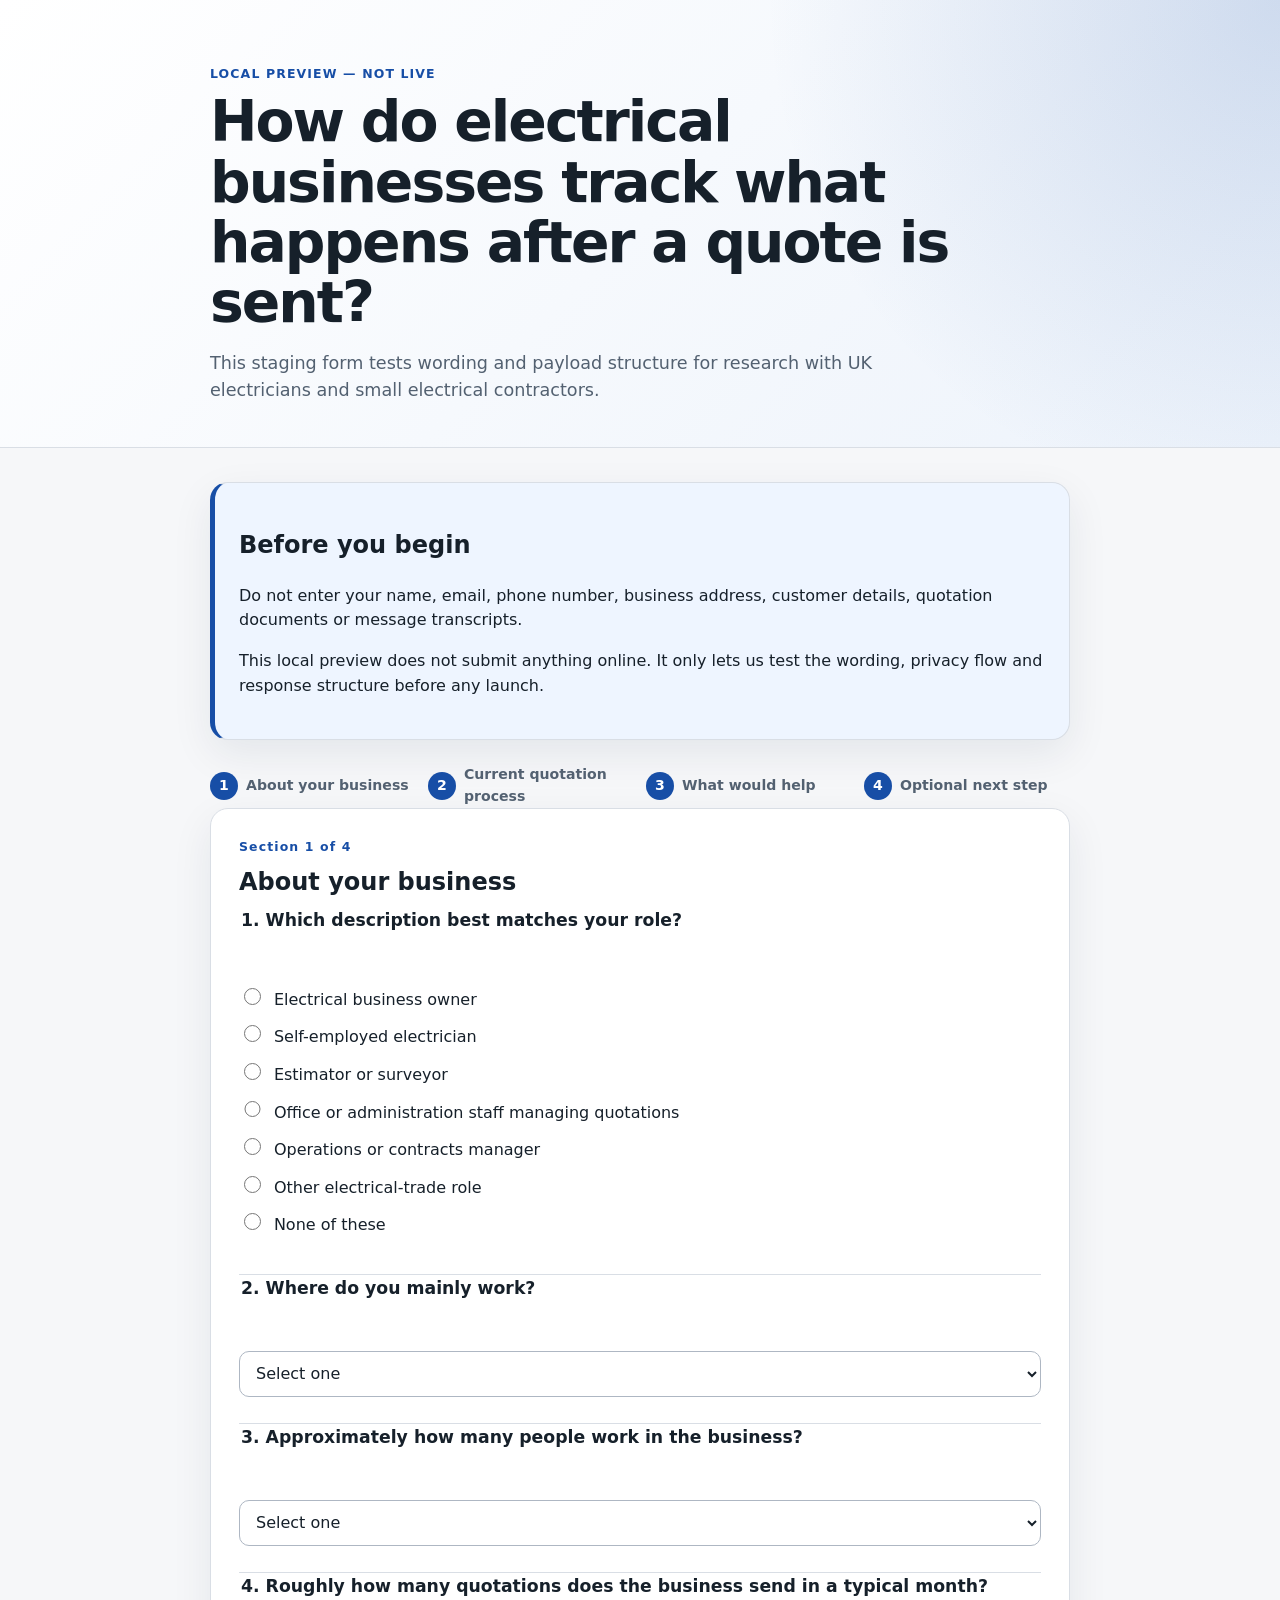
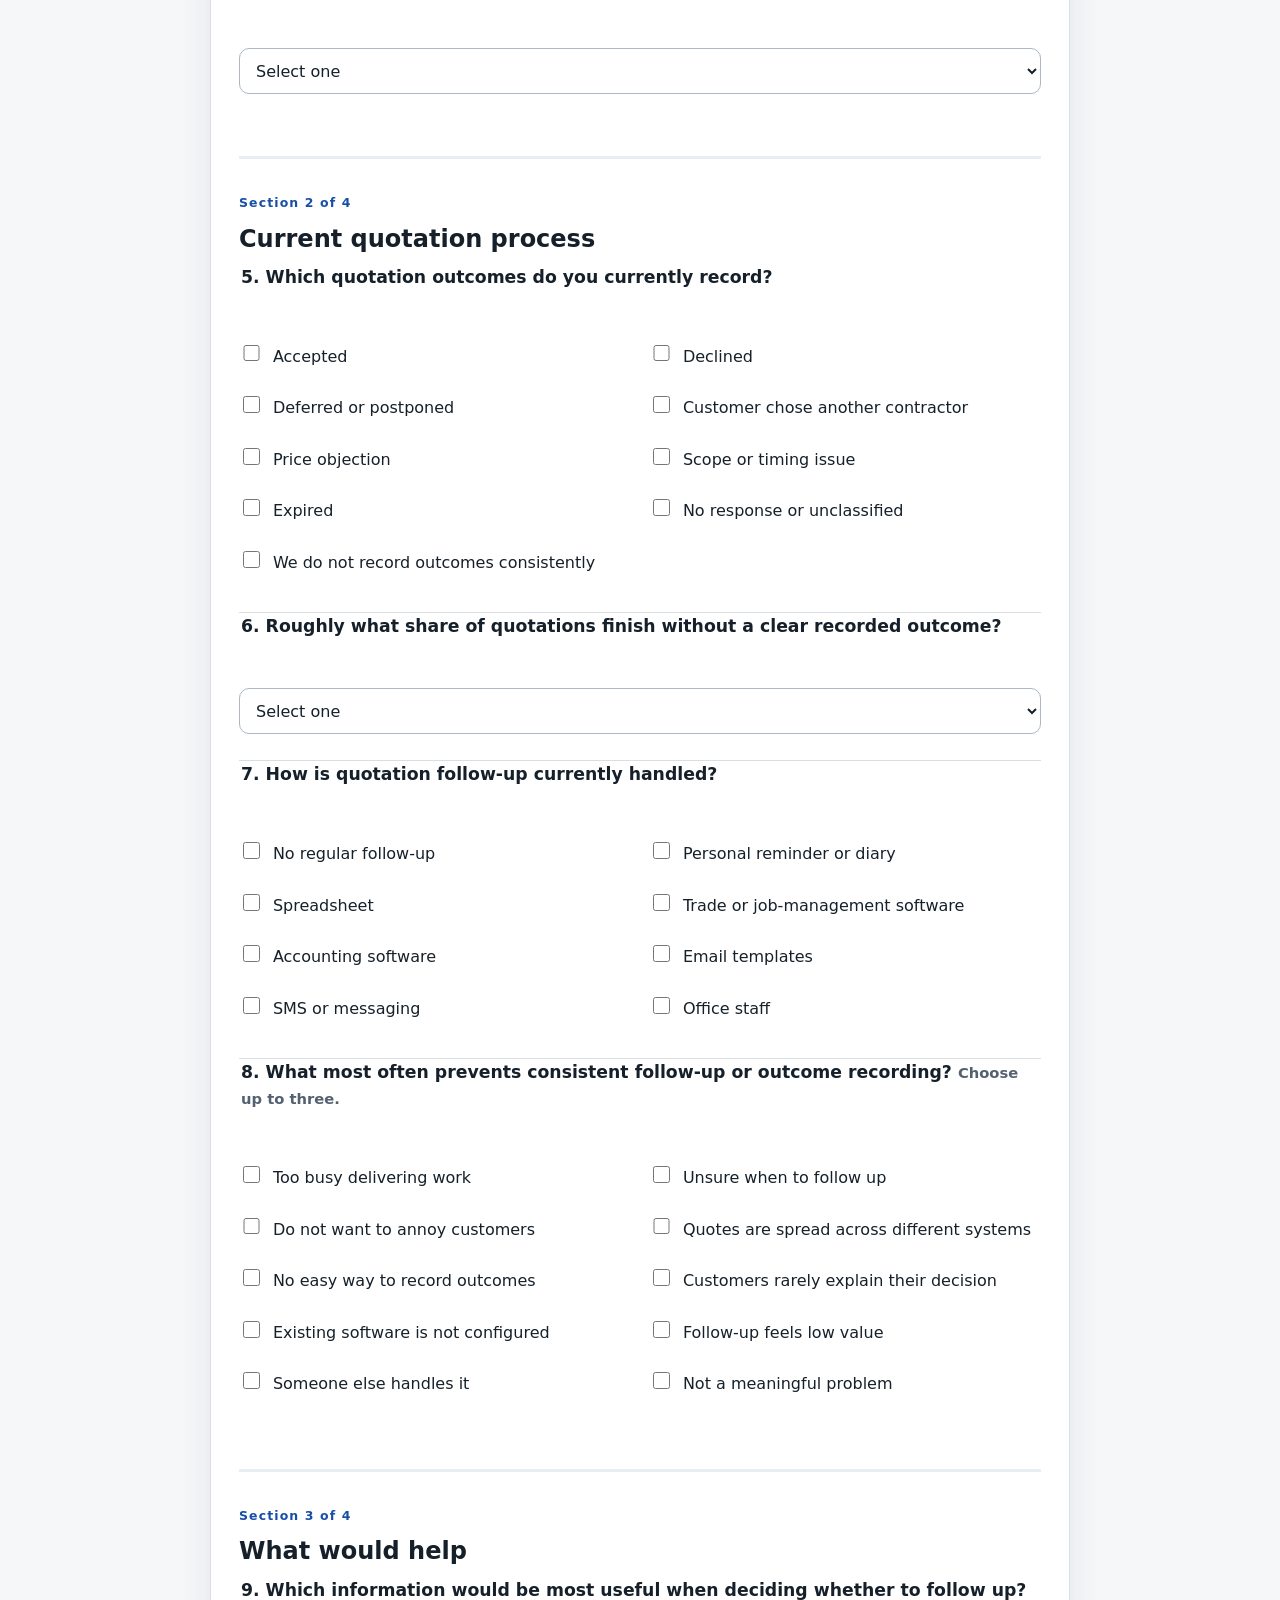
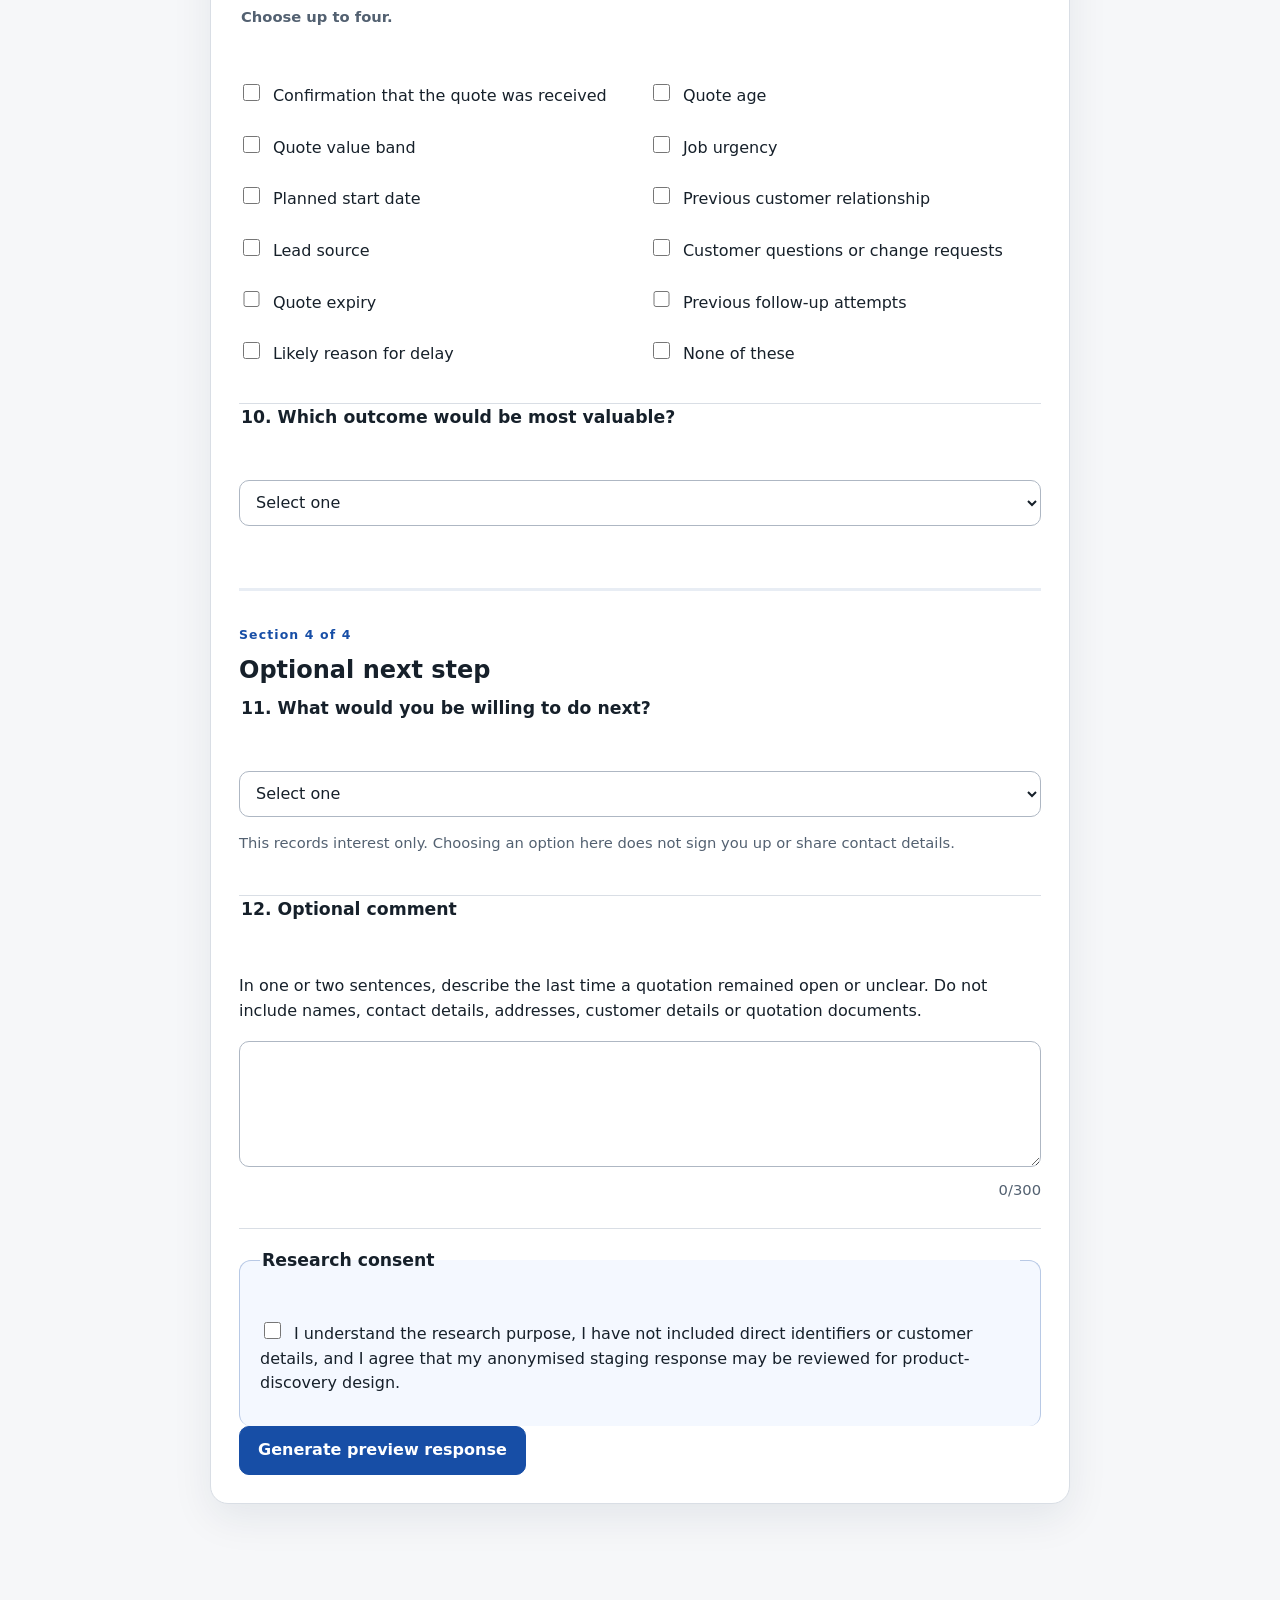
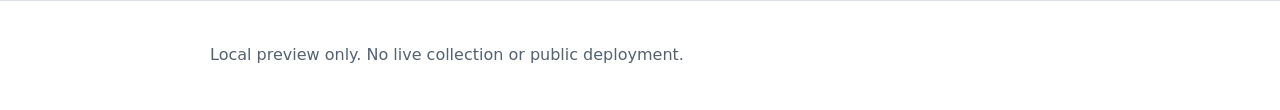
<file: sandbox/eop_0001_form_staging/index.html>
<!doctype html>
<html lang="en-GB">
<head>
  <meta charset="utf-8">
  <meta name="viewport" content="width=device-width, initial-scale=1">
  <meta
    http-equiv="Content-Security-Policy"
    content="default-src 'self'; script-src 'self'; style-src 'self'; img-src 'self' data:; connect-src 'none'; form-action 'none'; base-uri 'none'; frame-ancestors 'none'; object-src 'none'"
  >
  <meta name="referrer" content="no-referrer">
  <title>Electrical Quote Outcome Research — Staging</title>
  <link rel="stylesheet" href="assets/styles.css">
</head>
<body>
  <header class="site-header">
    <div class="shell">
      <p class="eyebrow">LOCAL PREVIEW — NOT LIVE</p>
      <h1>How do electrical businesses track what happens after a quote is sent?</h1>
      <p class="lede">
        This staging form tests wording and payload structure for research with
        UK electricians and small electrical contractors.
      </p>
    </div>
  </header>

  <main class="shell">
    <section class="notice" aria-labelledby="privacy-heading">
      <h2 id="privacy-heading">Before you begin</h2>
      <p>
        Do not enter your name, email, phone number, business address, customer
        details, quotation documents or message transcripts.
      </p>
      <p>
        This local preview does not submit anything online. It only lets us test
        the wording, privacy flow and response structure before any launch.
      </p>
    </section>


    <nav class="progress" aria-label="Research form sections">
      <ol>
        <li><span>1</span><strong>About your business</strong></li>
        <li><span>2</span><strong>Current quotation process</strong></li>
        <li><span>3</span><strong>What would help</strong></li>
        <li><span>4</span><strong>Optional next step</strong></li>
      </ol>
    </nav>

    <form id="research-form" novalidate>
      <input type="hidden" id="campaign-id" value="EOP-0001-FPV-20260805">
      <input type="hidden" id="question-set-version" value="EOP-0001-QS-0.2">
      <input type="hidden" id="consent-version" value="EOP-0001-CONSENT-0.2">

      <section class="form-section" aria-labelledby="section-business">
        <div class="section-heading">
          <p class="section-kicker">Section 1 of 4</p>
          <h2 id="section-business">About your business</h2>
        </div>

      <fieldset>
        <legend>1. Which description best matches your role?</legend>
        <label><input type="radio" name="participant_role" value="electrical_business_owner" required> Electrical business owner</label>
        <label><input type="radio" name="participant_role" value="self_employed_electrician"> Self-employed electrician</label>
        <label><input type="radio" name="participant_role" value="estimator_or_surveyor"> Estimator or surveyor</label>
        <label><input type="radio" name="participant_role" value="quotation_administrator"> Office or administration staff managing quotations</label>
        <label><input type="radio" name="participant_role" value="operations_or_contracts_manager"> Operations or contracts manager</label>
        <label><input type="radio" name="participant_role" value="other_electrical_trade_role"> Other electrical-trade role</label>
        <label><input type="radio" name="participant_role" value="not_target_market"> None of these</label>
      </fieldset>

      <fieldset>
        <legend>2. Where do you mainly work?</legend>
        <select id="uk-region" required>
          <option value="">Select one</option>
          <option value="england">England</option>
          <option value="scotland">Scotland</option>
          <option value="wales">Wales</option>
          <option value="northern_ireland">Northern Ireland</option>
          <option value="multiple_uk_nations">Across multiple UK nations</option>
          <option value="outside_uk">Outside the UK</option>
        </select>
      </fieldset>

      <fieldset>
        <legend>3. Approximately how many people work in the business?</legend>
        <select id="business-size" required>
          <option value="">Select one</option>
          <option value="1">1</option>
          <option value="2_4">2–4</option>
          <option value="5_9">5–9</option>
          <option value="10_19">10–19</option>
          <option value="20_plus">20 or more</option>
          <option value="prefer_not_to_say">Prefer not to say</option>
        </select>
      </fieldset>

      <fieldset>
        <legend>4. Roughly how many quotations does the business send in a typical month?</legend>
        <select id="monthly-quotes" required>
          <option value="">Select one</option>
          <option value="0_4">0–4</option>
          <option value="5_10">5–10</option>
          <option value="11_25">11–25</option>
          <option value="26_50">26–50</option>
          <option value="more_than_50">More than 50</option>
          <option value="unsure">Unsure</option>
        </select>
      </fieldset>

      </section>

      <section class="form-section" aria-labelledby="section-process">
        <div class="section-heading">
          <p class="section-kicker">Section 2 of 4</p>
          <h2 id="section-process">Current quotation process</h2>
        </div>

      <fieldset>
        <legend>5. Which quotation outcomes do you currently record?</legend>
        <div class="check-grid" data-group="recorded_outcomes">
          <label><input type="checkbox" value="accepted"> Accepted</label>
          <label><input type="checkbox" value="declined"> Declined</label>
          <label><input type="checkbox" value="deferred"> Deferred or postponed</label>
          <label><input type="checkbox" value="another_contractor"> Customer chose another contractor</label>
          <label><input type="checkbox" value="price_objection"> Price objection</label>
          <label><input type="checkbox" value="scope_or_timing"> Scope or timing issue</label>
          <label><input type="checkbox" value="expired"> Expired</label>
          <label><input type="checkbox" value="unclassified"> No response or unclassified</label>
          <label><input type="checkbox" value="not_consistent"> We do not record outcomes consistently</label>
        </div>
      </fieldset>

      <fieldset>
        <legend>6. Roughly what share of quotations finish without a clear recorded outcome?</legend>
        <select id="unclassified-share" required>
          <option value="">Select one</option>
          <option value="none">None</option>
          <option value="under_10">Less than 10%</option>
          <option value="10_24">10–24%</option>
          <option value="25_49">25–49%</option>
          <option value="50_plus">Half or more</option>
          <option value="unsure">Unsure</option>
        </select>
      </fieldset>

      <fieldset>
        <legend>7. How is quotation follow-up currently handled?</legend>
        <div class="check-grid exclusive-group" data-group="follow_up_methods" data-exclusive-value="none">
          <label><input type="checkbox" value="none"> No regular follow-up</label>
          <label><input type="checkbox" value="diary"> Personal reminder or diary</label>
          <label><input type="checkbox" value="spreadsheet"> Spreadsheet</label>
          <label><input type="checkbox" value="trade_software"> Trade or job-management software</label>
          <label><input type="checkbox" value="accounting_software"> Accounting software</label>
          <label><input type="checkbox" value="email_templates"> Email templates</label>
          <label><input type="checkbox" value="sms_or_messaging"> SMS or messaging</label>
          <label><input type="checkbox" value="office_staff"> Office staff</label>
        </div>
      </fieldset>

      <fieldset>
        <legend>8. What most often prevents consistent follow-up or outcome recording? <span class="hint">Choose up to three.</span></legend>
        <div class="check-grid limited-group exclusive-group" data-group="barriers" data-limit="3" data-exclusive-value="not_a_problem">
          <label><input type="checkbox" value="busy_delivering_work"> Too busy delivering work</label>
          <label><input type="checkbox" value="unsure_when"> Unsure when to follow up</label>
          <label><input type="checkbox" value="avoid_annoying"> Do not want to annoy customers</label>
          <label><input type="checkbox" value="fragmented_systems"> Quotes are spread across different systems</label>
          <label><input type="checkbox" value="recording_difficult"> No easy way to record outcomes</label>
          <label><input type="checkbox" value="customers_do_not_explain"> Customers rarely explain their decision</label>
          <label><input type="checkbox" value="software_not_configured"> Existing software is not configured</label>
          <label><input type="checkbox" value="low_value"> Follow-up feels low value</label>
          <label><input type="checkbox" value="someone_else"> Someone else handles it</label>
          <label><input type="checkbox" value="not_a_problem"> Not a meaningful problem</label>
        </div>
      </fieldset>

      </section>

      <section class="form-section" aria-labelledby="section-help">
        <div class="section-heading">
          <p class="section-kicker">Section 3 of 4</p>
          <h2 id="section-help">What would help</h2>
        </div>

      <fieldset>
        <legend>9. Which information would be most useful when deciding whether to follow up? <span class="hint">Choose up to four.</span></legend>
        <div class="check-grid limited-group exclusive-group" data-group="decision_inputs" data-limit="4" data-exclusive-value="none">
          <label><input type="checkbox" value="receipt_confirmation"> Confirmation that the quote was received</label>
          <label><input type="checkbox" value="quote_age"> Quote age</label>
          <label><input type="checkbox" value="value_band"> Quote value band</label>
          <label><input type="checkbox" value="job_urgency"> Job urgency</label>
          <label><input type="checkbox" value="planned_start"> Planned start date</label>
          <label><input type="checkbox" value="previous_customer"> Previous customer relationship</label>
          <label><input type="checkbox" value="lead_source"> Lead source</label>
          <label><input type="checkbox" value="customer_questions"> Customer questions or change requests</label>
          <label><input type="checkbox" value="expiry"> Quote expiry</label>
          <label><input type="checkbox" value="previous_attempts"> Previous follow-up attempts</label>
          <label><input type="checkbox" value="likely_delay_reason"> Likely reason for delay</label>
          <label><input type="checkbox" value="none"> None of these</label>
        </div>
      </fieldset>

      <fieldset>
        <legend>10. Which outcome would be most valuable?</legend>
        <select id="most-valuable-outcome" required>
          <option value="">Select one</option>
          <option value="more_accepted">More accepted quotations</option>
          <option value="faster_decisions">Faster decisions</option>
          <option value="fewer_unclassified">Fewer unclassified quotations</option>
          <option value="better_loss_reasons">Better reasons for lost work</option>
          <option value="less_manual_follow_up">Less manual follow-up</option>
          <option value="avoid_unnecessary_messages">Avoiding unnecessary messages</option>
          <option value="better_forecasting">Better forecasting</option>
          <option value="no_meaningful_benefit">No meaningful benefit</option>
        </select>
      </fieldset>

      </section>

      <section class="form-section" aria-labelledby="section-next">
        <div class="section-heading">
          <p class="section-kicker">Section 4 of 4</p>
          <h2 id="section-next">Optional next step</h2>
        </div>

      <fieldset>
        <legend>11. What would you be willing to do next?</legend>
        <select id="next-action-interest" required>
          <option value="">Select one</option>
          <option value="interview">Complete a short direct research interview</option>
          <option value="pilot">Join a small no-automation pilot</option>
          <option value="share_baseline">Share anonymised baseline counts</option>
          <option value="waitlist">Join a waitlist only</option>
          <option value="workflow_review">Review a proposed workflow</option>
          <option value="nothing">Nothing further</option>
        </select>
        <p class="hint">This records interest only. Choosing an option here does not sign you up or share contact details.</p>
      </fieldset>

      <fieldset>
        <legend>12. Optional comment</legend>
        <label for="bounded-comment">
          In one or two sentences, describe the last time a quotation remained
          open or unclear. Do not include names, contact details, addresses,
          customer details or quotation documents.
        </label>
        <textarea id="bounded-comment" maxlength="300" rows="4"></textarea>
        <p class="counter"><span id="comment-count">0</span>/300</p>
      </fieldset>

      <fieldset class="consent-box">
        <legend>Research consent</legend>
        <label>
          <input id="research-consent" type="checkbox" required>
          I understand the research purpose, I have not included direct
          identifiers or customer details, and I agree that my anonymised
          staging response may be reviewed for product-discovery design.
        </label>
      </fieldset>

      </section>

      <div id="form-errors" class="error-panel" role="alert" tabindex="-1" hidden></div>

      <button class="primary" type="submit">Generate preview response</button>
    </form>

    <section id="research-result" class="result-panel" hidden aria-live="polite">
      <h2>Preview response generated</h2>
      <p>
        Nothing was sent online. This local file is only for testing the form before launch.
      </p>
      <p><strong>Participant token:</strong> <code id="participant-token"></code></p>
      <p class="token-warning">
        Keep this token private. Do not post it in public comments or share it with another participant.
      </p>
      <div class="button-row">
        <button id="download-research" type="button">Download preview response</button>
        <a id="contact-link" class="secondary-link" href="contact.html">
          Preview the separate optional contact form
        </a>
      </div>
    </section>
  </main>

  <footer class="site-footer">
    <div class="shell">
      <p>Local preview only. No live collection or public deployment.</p>
    </div>
  </footer>

  <script src="assets/research-form.js" defer></script>
</body>
</html>
</file>
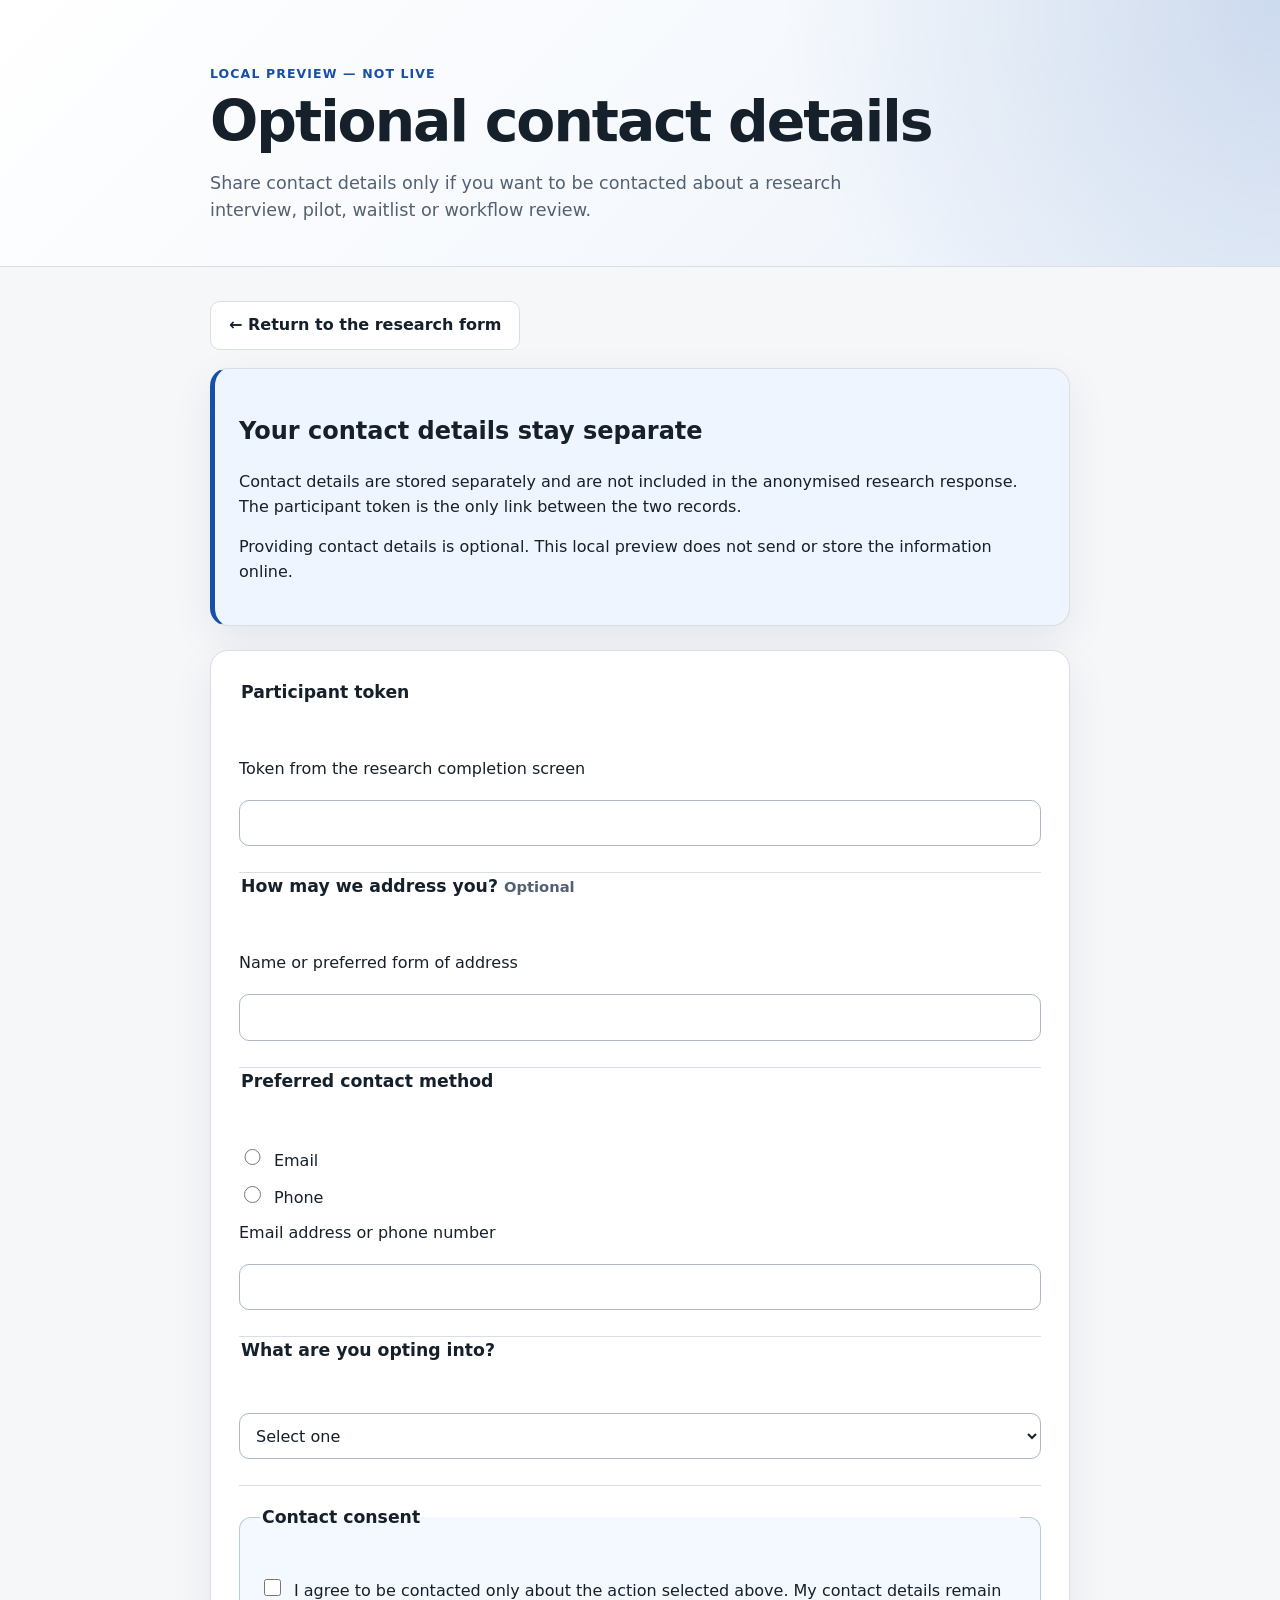
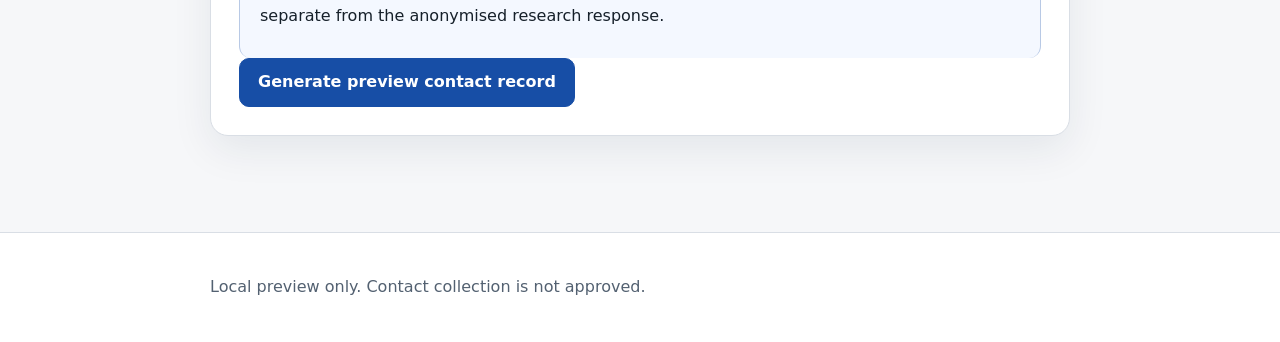
<file: sandbox/eop_0001_form_staging/contact.html>
<!doctype html>
<html lang="en-GB">
<head>
  <meta charset="utf-8">
  <meta name="viewport" content="width=device-width, initial-scale=1">
  <meta
    http-equiv="Content-Security-Policy"
    content="default-src 'self'; script-src 'self'; style-src 'self'; img-src 'self' data:; connect-src 'none'; form-action 'none'; base-uri 'none'; frame-ancestors 'none'; object-src 'none'"
  >
  <meta name="referrer" content="no-referrer">
  <title>Optional Research Contact — Staging</title>
  <link rel="stylesheet" href="assets/styles.css">
</head>
<body>
  <header class="site-header">
    <div class="shell">
      <p class="eyebrow">LOCAL PREVIEW — NOT LIVE</p>
      <h1>Optional contact details</h1>
      <p class="lede">
        Share contact details only if you want to be contacted about a research interview, pilot, waitlist or workflow review.
      </p>
    </div>
  </header>

  <main class="shell">
    <a class="back-link" href="index.html">← Return to the research form</a>

    <section class="notice">
      <h2>Your contact details stay separate</h2>
      <p>
        Contact details are stored separately and are not included in the
        anonymised research response. The participant token is the only link
        between the two records.
      </p>
      <p>
        Providing contact details is optional. This local preview does not send or store the information online.
      </p>
    </section>

    <form id="contact-form" novalidate>
      <fieldset>
        <legend>Participant token</legend>
        <label for="contact-token">Token from the research completion screen</label>
        <input id="contact-token" type="text" maxlength="120" required autocomplete="off">
      </fieldset>

      <fieldset>
        <legend>How may we address you? <span class="hint">Optional</span></legend>
        <label for="contact-name">Name or preferred form of address</label>
        <input id="contact-name" type="text" maxlength="120" autocomplete="name">
      </fieldset>

      <fieldset>
        <legend>Preferred contact method</legend>
        <label><input type="radio" name="contact_method" value="email" required> Email</label>
        <label><input type="radio" name="contact_method" value="phone"> Phone</label>

        <label for="contact-value">Email address or phone number</label>
        <input id="contact-value" type="text" maxlength="254" required autocomplete="off">
      </fieldset>

      <fieldset>
        <legend>What are you opting into?</legend>
        <select id="requested-action" required>
          <option value="">Select one</option>
          <option value="interview">Direct research interview</option>
          <option value="pilot">Small human-gated pilot</option>
          <option value="waitlist">Waitlist</option>
          <option value="workflow_review">Workflow review</option>
        </select>
      </fieldset>

      <fieldset class="consent-box">
        <legend>Contact consent</legend>
        <label>
          <input id="contact-consent" type="checkbox" required>
          I agree to be contacted only about the action selected above. My
          contact details remain separate from the anonymised research response.
        </label>
      </fieldset>

      <div id="contact-errors" class="error-panel" role="alert" tabindex="-1" hidden></div>

      <button class="primary" type="submit">Generate preview contact record</button>
    </form>

    <section id="contact-result" class="result-panel" hidden aria-live="polite">
      <h2>Preview contact record generated</h2>
      <p>
        Nothing was sent or stored online. This local file is only for reviewing the contact-data separation before launch.
      </p>
      <div class="button-row">
        <button id="download-contact" type="button">Download preview contact record</button>
        <a class="secondary-link" href="index.html">Return to the research form</a>
      </div>
    </section>
  </main>

  <footer class="site-footer">
    <div class="shell">
      <p>Local preview only. Contact collection is not approved.</p>
    </div>
  </footer>

  <script src="assets/contact-form.js" defer></script>
</body>
</html>
</file>
<file: sandbox/eop_0001_form_staging/assets/styles.css>
:root {
  color-scheme: light;
  --ink: #16202a;
  --muted: #536171;
  --paper: #f6f7f9;
  --card: #ffffff;
  --line: #d9dee5;
  --accent: #174ea6;
  --accent-dark: #103a7c;
  --danger: #9b1c1c;
  --danger-bg: #fff1f1;
  --notice-bg: #eef5ff;
  --success-bg: #eefaf2;
  --shadow: 0 14px 40px rgba(18, 38, 63, 0.08);
}

* {
  box-sizing: border-box;
}

body {
  margin: 0;
  background: var(--paper);
  color: var(--ink);
  font-family:
    Inter, ui-sans-serif, system-ui, -apple-system, BlinkMacSystemFont,
    "Segoe UI", sans-serif;
  line-height: 1.55;
}

.shell {
  width: min(860px, calc(100% - 32px));
  margin: 0 auto;
}

.site-header {
  padding: 64px 0 42px;
  background:
    radial-gradient(circle at top right, rgba(23, 78, 166, 0.16), transparent 38%),
    linear-gradient(135deg, #ffffff, #edf3fb);
  border-bottom: 1px solid var(--line);
}

.eyebrow,
.section-kicker {
  margin: 0 0 8px;
  color: var(--accent);
  font-size: 0.78rem;
  font-weight: 800;
  letter-spacing: 0.09em;
}

h1 {
  max-width: 760px;
  margin: 0;
  font-size: clamp(2rem, 5vw, 3.55rem);
  line-height: 1.06;
  letter-spacing: -0.035em;
}

.lede {
  max-width: 680px;
  margin: 18px 0 0;
  color: var(--muted);
  font-size: 1.1rem;
}

main {
  padding: 34px 0 72px;
}

.notice,
.result-panel,
form {
  margin-bottom: 24px;
  border: 1px solid var(--line);
  border-radius: 18px;
  background: var(--card);
  box-shadow: var(--shadow);
}

.notice,
.result-panel {
  padding: 24px;
}

.notice {
  border-left: 5px solid var(--accent);
  background: var(--notice-bg);
}

form {
  padding: 28px;
}

fieldset {
  margin: 0;
  padding: 26px 0;
  border: 0;
  border-bottom: 1px solid var(--line);
}

fieldset:last-of-type {
  border-bottom: 0;
}

legend {
  width: 100%;
  margin-bottom: 15px;
  font-size: 1.08rem;
  font-weight: 760;
}

label {
  display: block;
  margin: 10px 0;
}

input[type="radio"],
input[type="checkbox"] {
  width: 1.05rem;
  height: 1.05rem;
  margin-right: 8px;
  accent-color: var(--accent);
}

input[type="text"],
select,
textarea {
  width: 100%;
  margin-top: 8px;
  border: 1px solid #aeb7c3;
  border-radius: 10px;
  background: #fff;
  color: var(--ink);
  font: inherit;
}

input[type="text"],
select {
  min-height: 46px;
  padding: 10px 12px;
}

textarea {
  padding: 12px;
  resize: vertical;
}

input:focus,
select:focus,
textarea:focus,
button:focus,
a:focus {
  outline: 3px solid rgba(23, 78, 166, 0.28);
  outline-offset: 2px;
}

.check-grid {
  display: grid;
  grid-template-columns: repeat(2, minmax(0, 1fr));
  gap: 4px 18px;
}

.hint,
.counter {
  color: var(--muted);
  font-size: 0.92rem;
}

.counter {
  margin: 5px 0 0;
  text-align: right;
}

.consent-box {
  margin-top: 18px;
  padding: 20px;
  border: 1px solid #b8c9e5;
  border-radius: 12px;
  background: #f4f8ff;
}

button,
.secondary-link {
  display: inline-flex;
  min-height: 46px;
  align-items: center;
  justify-content: center;
  border-radius: 10px;
  font: inherit;
  font-weight: 760;
  text-decoration: none;
  cursor: pointer;
}

button {
  padding: 11px 18px;
  border: 1px solid var(--accent);
  background: #fff;
  color: var(--accent);
}

button.primary {
  border-color: var(--accent);
  background: var(--accent);
  color: #fff;
}

button.primary:hover {
  background: var(--accent-dark);
}

.secondary-link {
  padding: 11px 18px;
  border: 1px solid var(--line);
  color: var(--ink);
}

.error-panel {
  margin: 20px 0;
  padding: 16px 18px;
  border: 1px solid #e4aaaa;
  border-radius: 10px;
  background: var(--danger-bg);
  color: var(--danger);
}

.error-panel ul {
  margin-bottom: 0;
}

.result-panel {
  background: var(--success-bg);
}

.button-row {
  display: flex;
  flex-wrap: wrap;
  gap: 12px;
}

code {
  overflow-wrap: anywhere;
}

.site-footer {
  padding: 26px 0;
  border-top: 1px solid var(--line);
  background: #fff;
  color: var(--muted);
}

@media (max-width: 680px) {
  .site-header {
    padding-top: 44px;
  }

  form {
    padding: 20px;
  }

  .check-grid {
    grid-template-columns: 1fr;
  }

  .button-row > * {
    width: 100%;
  }
}


.progress ol {
  display: grid;
  grid-template-columns: repeat(4, 1fr);
  gap: 12px;
  margin: 0;
  padding: 0;
  list-style: none;
}

.progress li {
  display: flex;
  min-width: 0;
  align-items: center;
  gap: 8px;
  color: var(--muted);
  font-size: 0.88rem;
}

.progress li span {
  display: inline-flex;
  width: 28px;
  height: 28px;
  flex: 0 0 auto;
  align-items: center;
  justify-content: center;
  border-radius: 50%;
  background: var(--accent);
  color: #fff;
  font-weight: 800;
}

.form-section + .form-section {
  margin-top: 36px;
  padding-top: 34px;
  border-top: 3px solid #e8edf4;
}

.section-heading {
  margin-bottom: 6px;
}

.section-heading h2 {
  margin: 0;
  font-size: 1.5rem;
}

.token-warning {
  padding: 12px 14px;
  border: 1px solid #ead59a;
  border-radius: 9px;
  background: #fff8e6;
  font-weight: 650;
}

.back-link {
  display: inline-flex;
  min-height: 46px;
  margin-bottom: 18px;
  padding: 11px 18px;
  align-items: center;
  justify-content: center;
  border: 1px solid var(--line);
  border-radius: 10px;
  background: #fff;
  color: var(--ink);
  font-weight: 760;
  text-decoration: none;
}

@media (max-width: 760px) {
  .progress ol {
    grid-template-columns: repeat(2, 1fr);
  }
}

@media (max-width: 680px) {
  .progress ol {
    grid-template-columns: 1fr;
  }

  .shell {
    width: min(100% - 20px, 860px);
  }

  .notice,
  .result-panel,
  .progress {
    padding: 18px;
  }

  .button-row > *,
  form > button.primary {
    width: 100%;
  }
}
</file>
